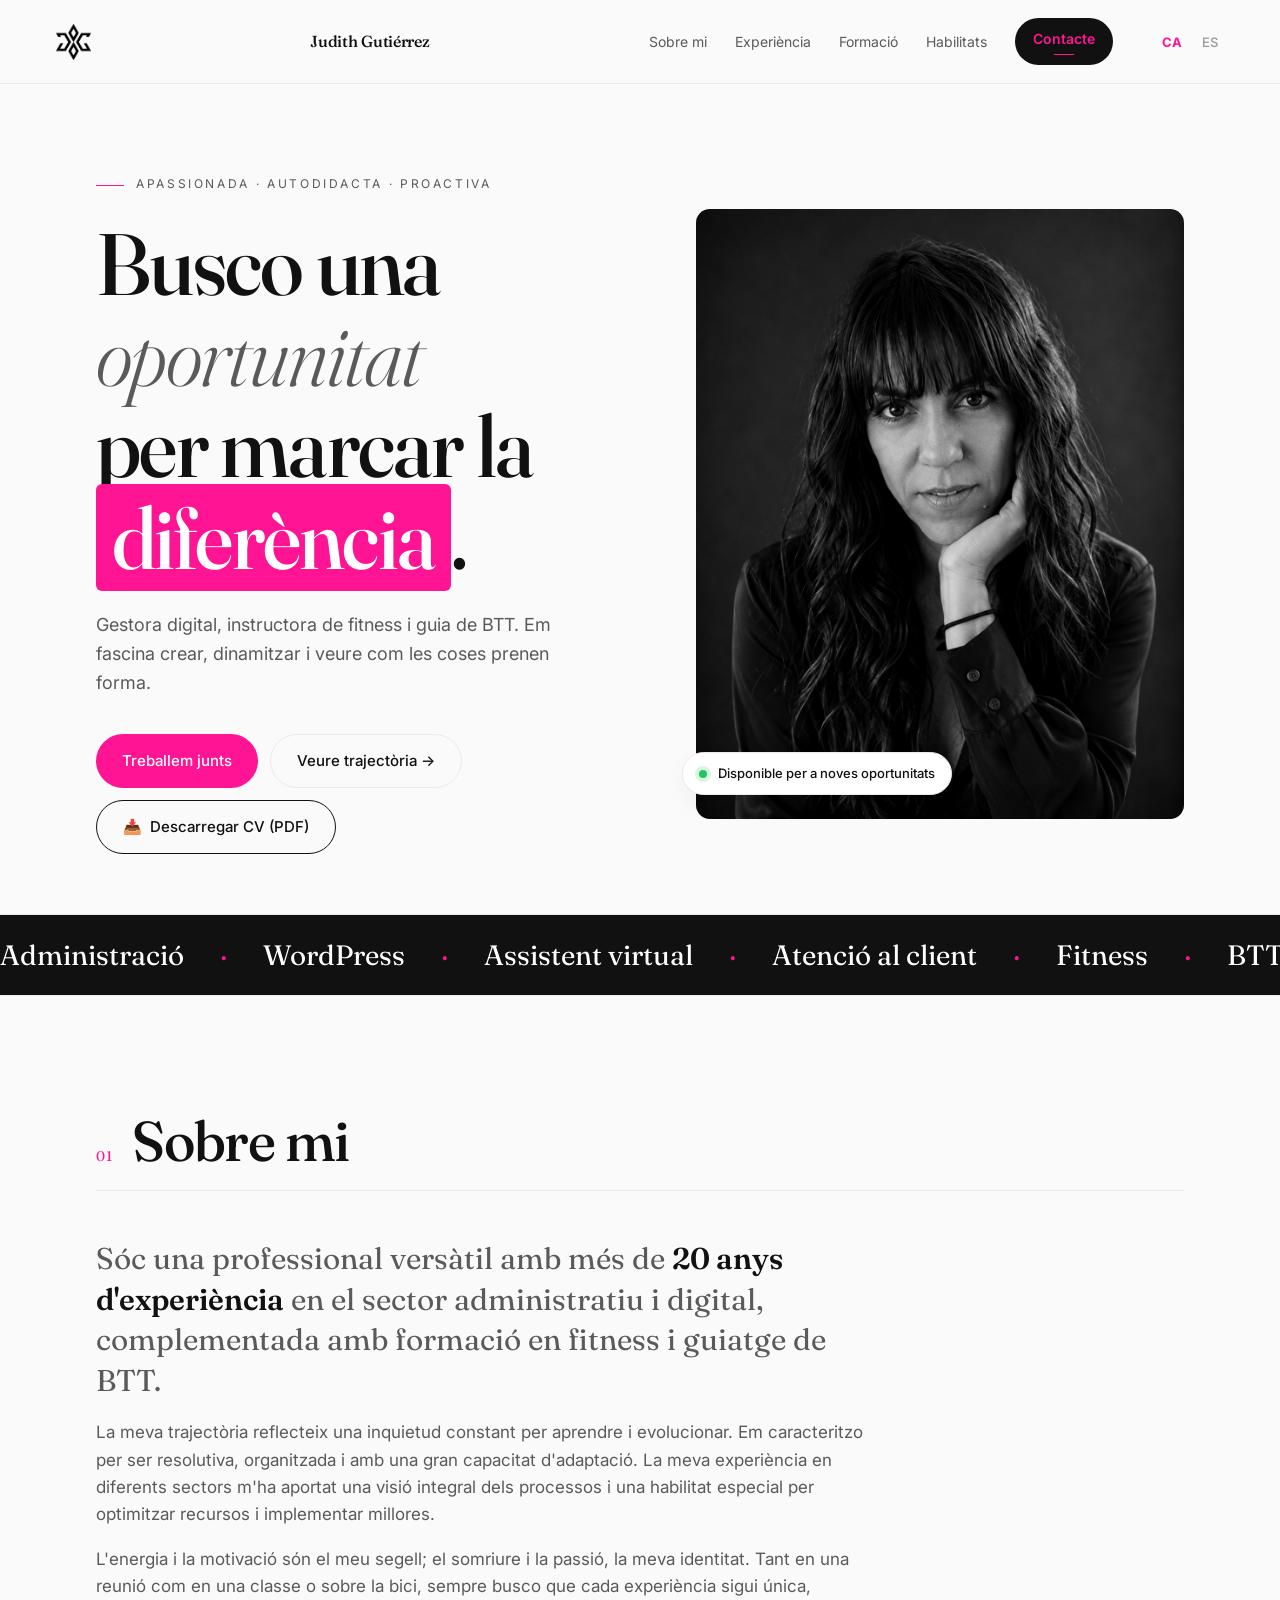
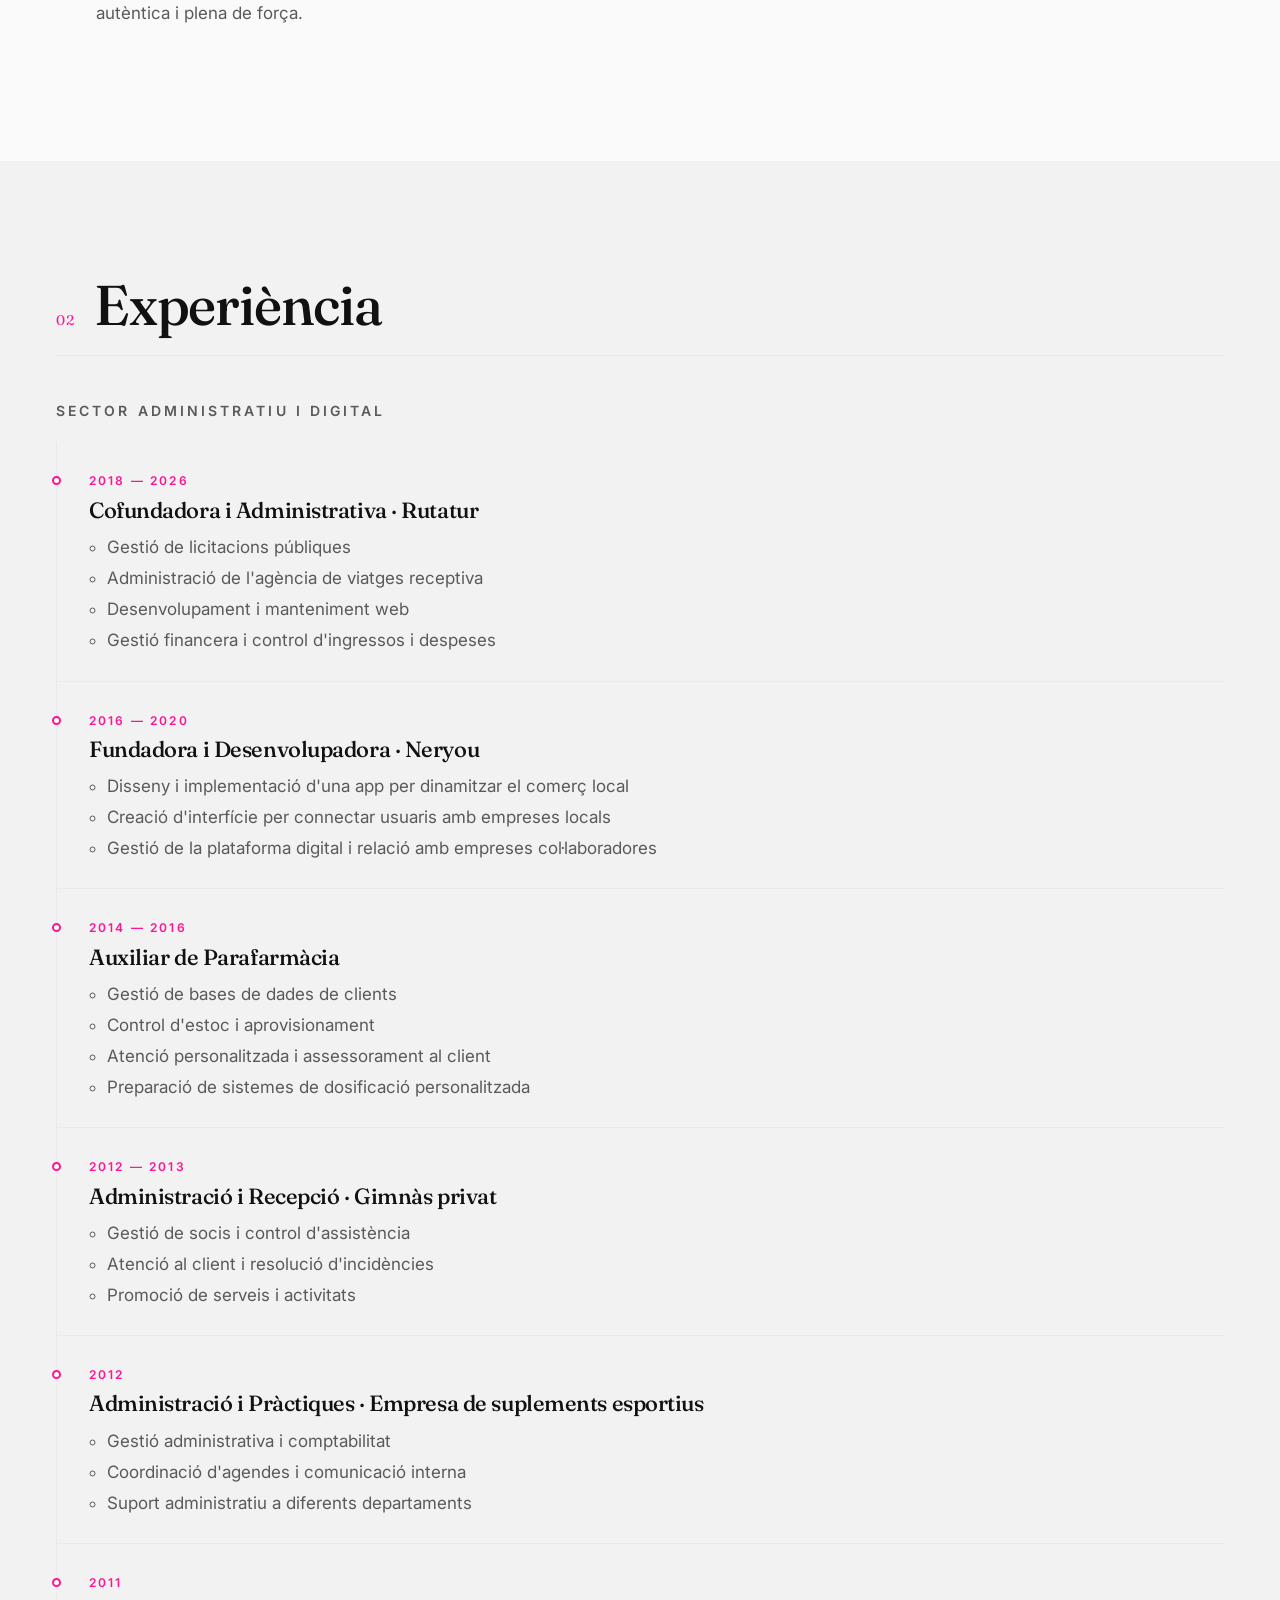
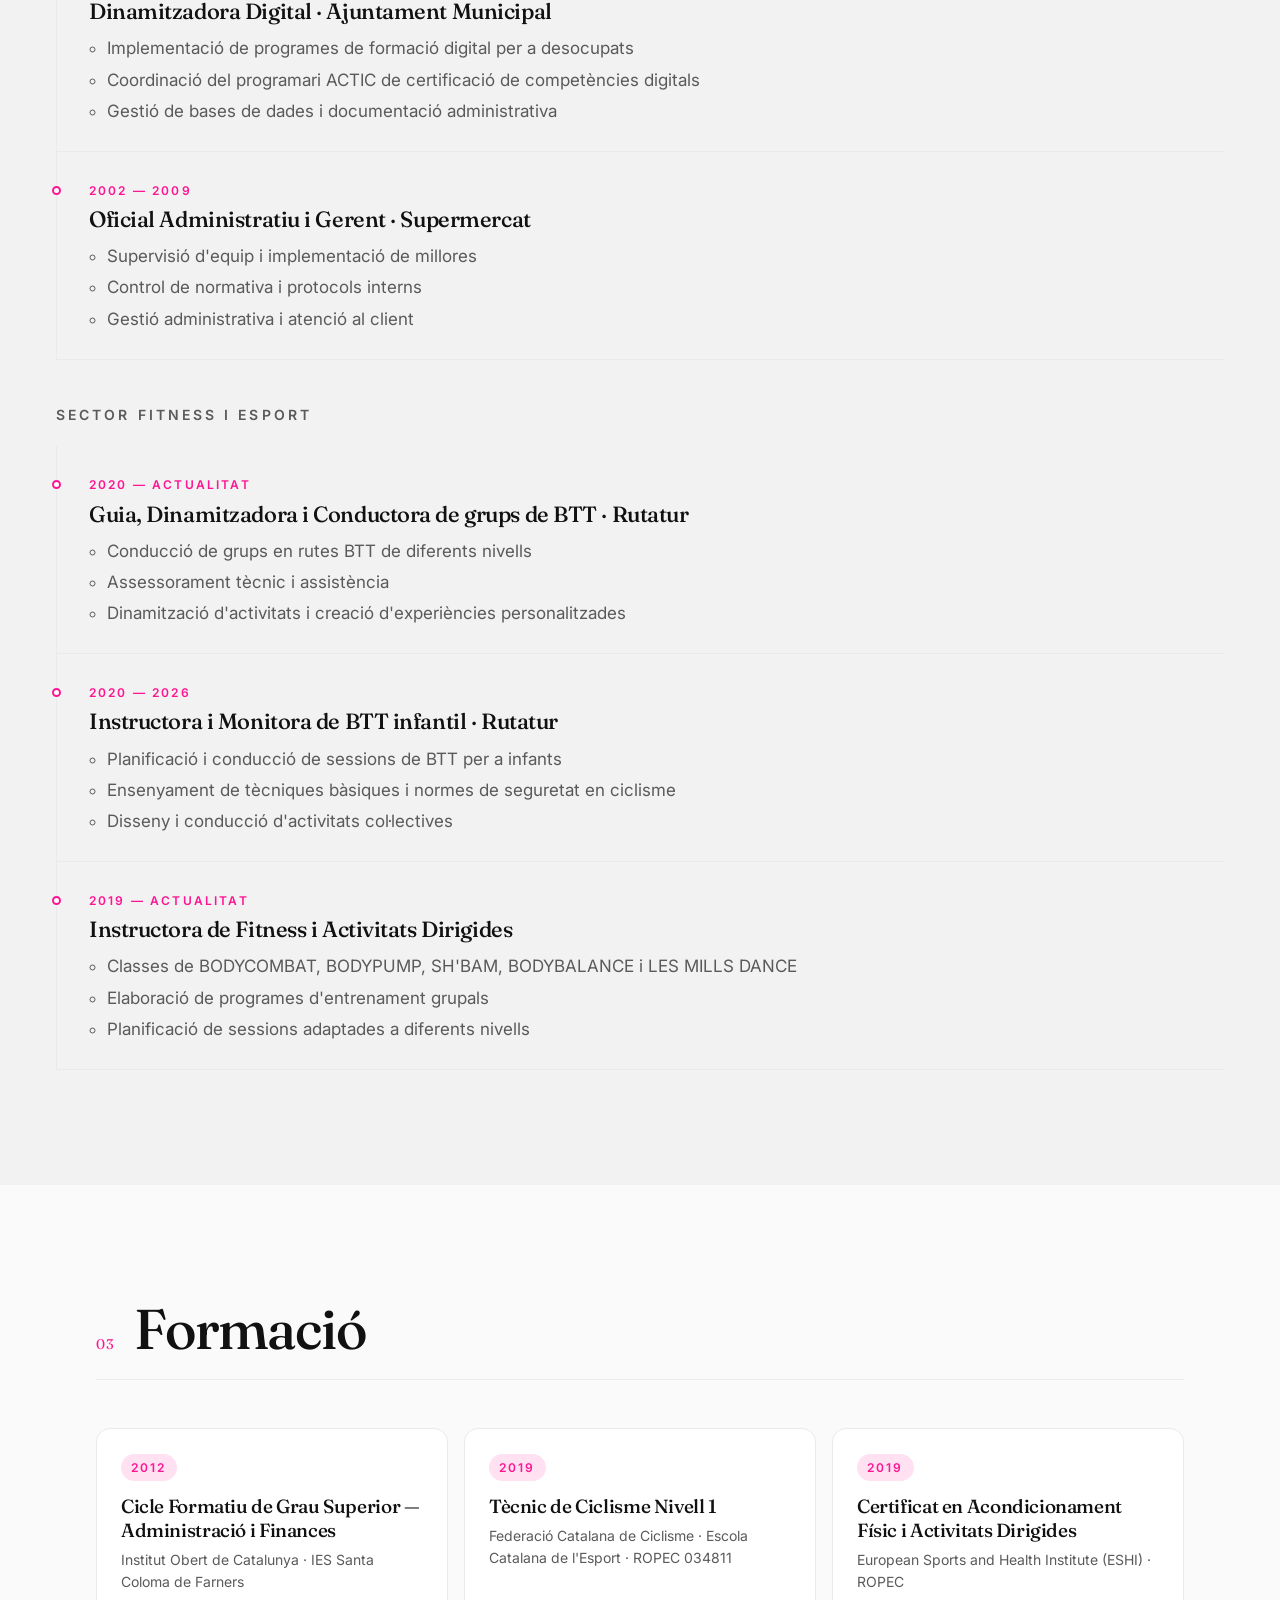
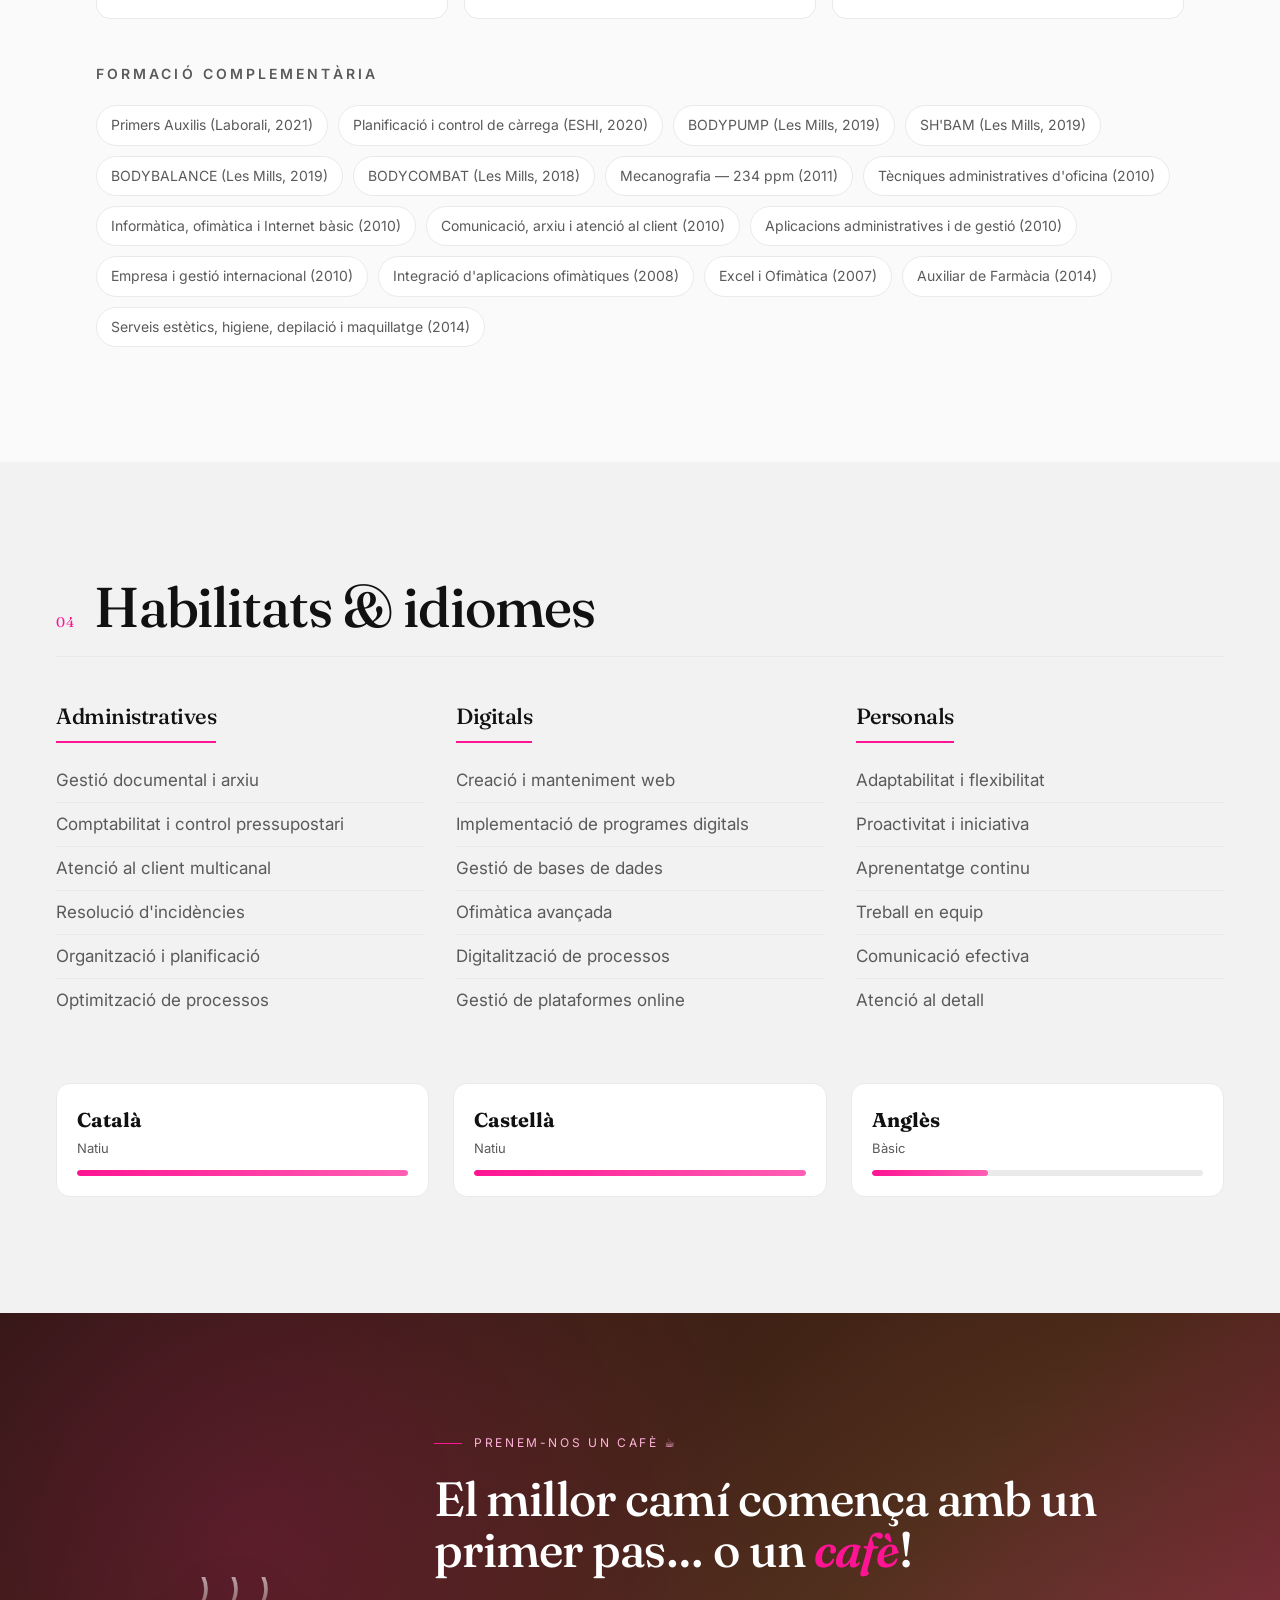
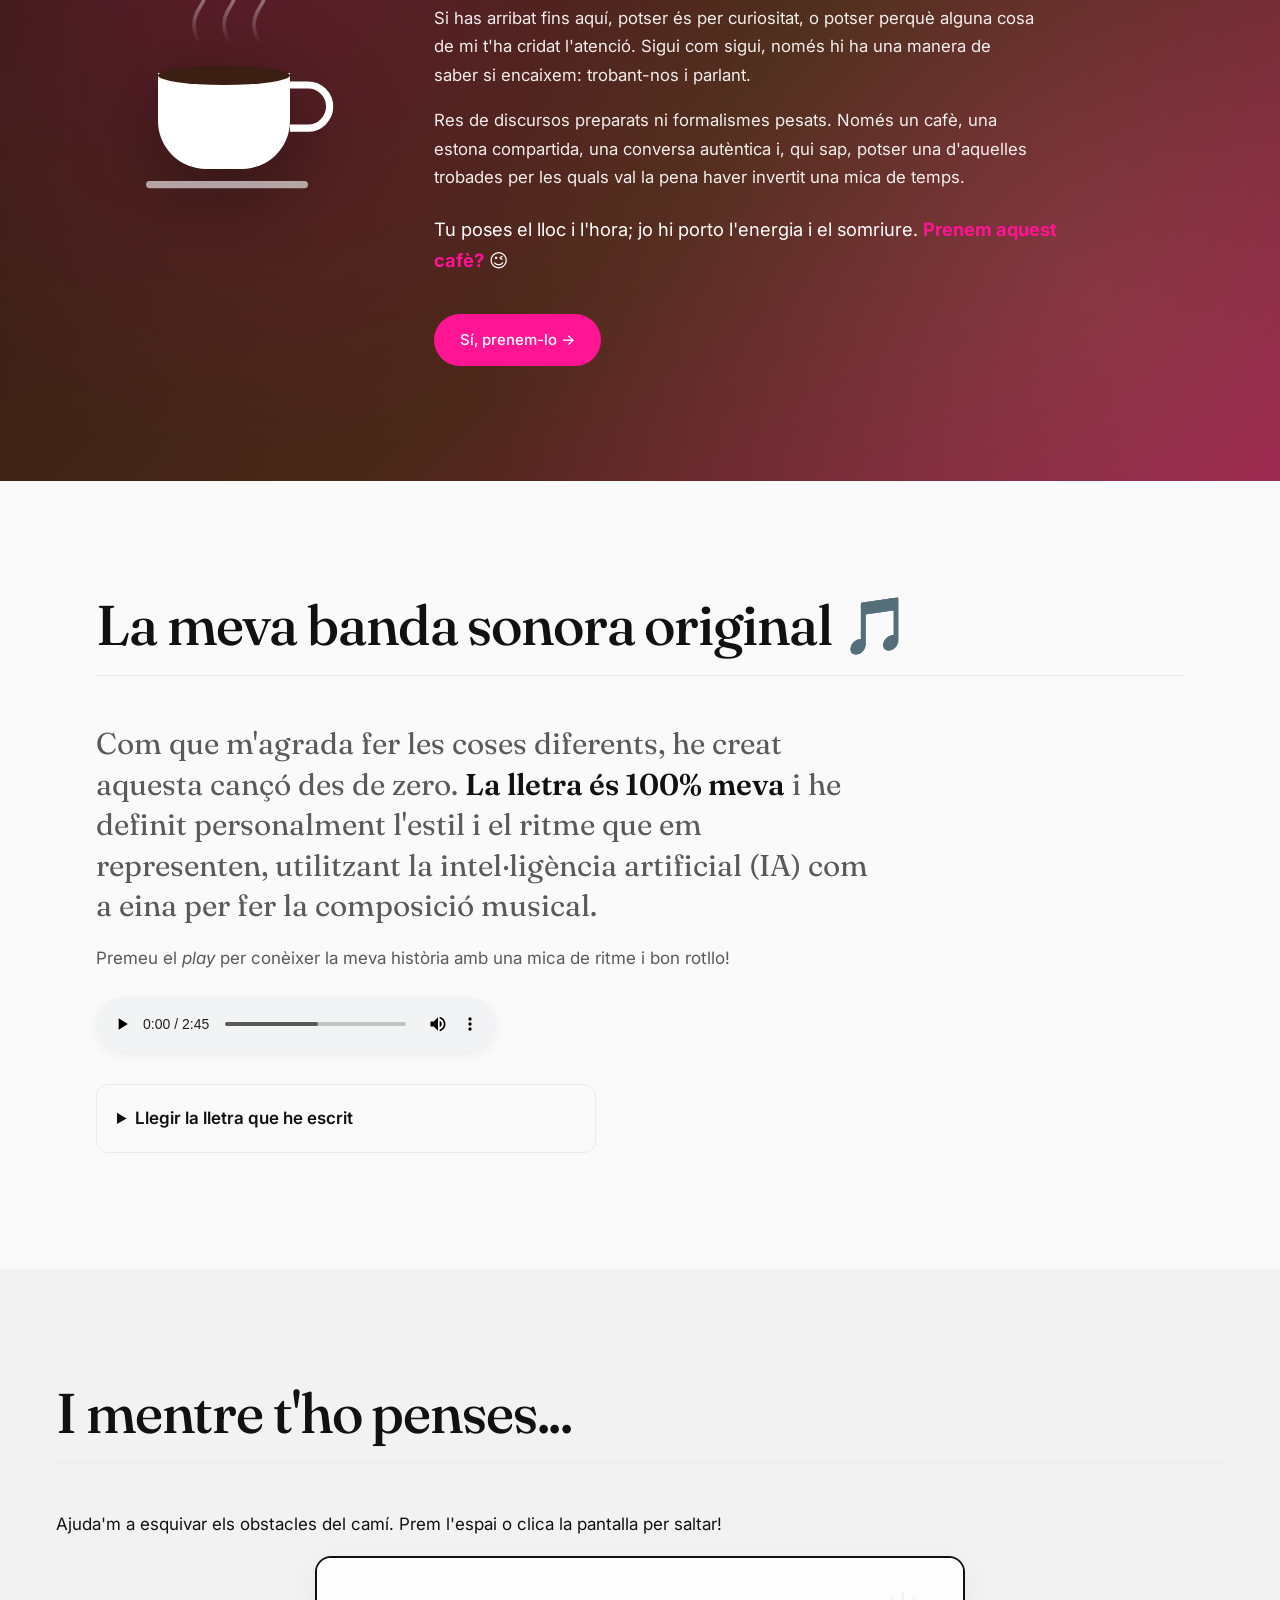
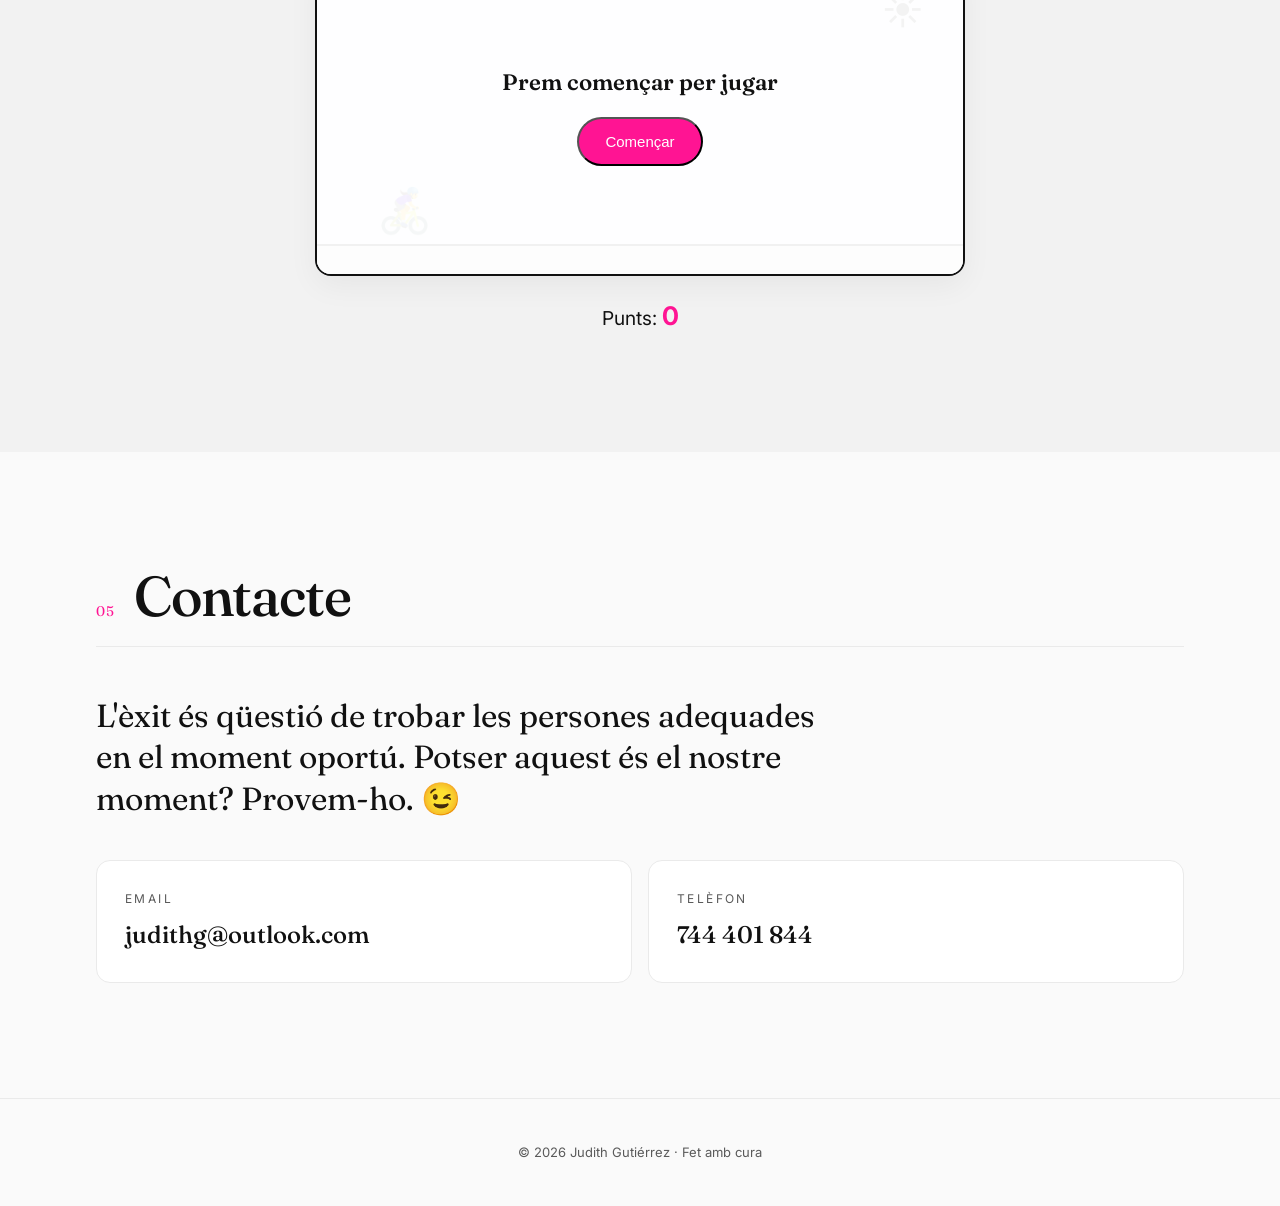
<file: index.html>
<!doctype html>
<html lang="ca">
<head>
  <!-- Google tag (gtag.js) -->
<script async src="https://www.googletagmanager.com/gtag/js?id=G-R3025RM0GW"></script>
<script>
  window.dataLayer = window.dataLayer || [];
  function gtag(){dataLayer.push(arguments);}
  gtag('js', new Date());

  gtag('config', 'G-R3025RM0GW');
</script>
  <meta charset="utf-8" />
  <meta name="viewport" content="width=device-width,initial-scale=1" />
  <title data-key="meta-title">Judith Gutiérrez — Gestió digital · Fitness · BTT</title>
  <meta name="description" content="CV de Judith Gutiérrez. Gestora digital, instructora de fitness i guia de BTT. Apassionada, autodidacta i proactiva." />
  <meta property="og:title" content="Judith Gutiérrez — CV" />
  <meta property="og:description" content="Gestora digital, instructora de fitness i guia de BTT." />
  <meta property="og:type" content="website" />
  <meta property="og:image" content="judith.jpg" />
  <link rel="icon" type="image/svg+xml" href="favicon.svg">
  <link rel="preconnect" href="https://fonts.googleapis.com" />
  <link rel="preconnect" href="https://fonts.gstatic.com" crossorigin />
  <link href="https://fonts.googleapis.com/css2?family=Fraunces:opsz,wght,SOFT@9..144,300..900,0..100&family=Inter:wght@300;400;500;600;700&display=swap" rel="stylesheet" />
  <link rel="stylesheet" href="styles.css" />
</head>
<body>

  <header class="nav">
    <a href="#top" class="nav__logo">
      <img src="logo.png" alt="Judith Gutiérrez" style="height:36px;width:auto;filter:brightness(0);" />
    </a>
    <span style="font-family:'Fraunces',serif;font-size:1rem;font-weight:500;letter-spacing:-.02em;color:#111;">Judith Gutiérrez</span>
    <nav>
      <a href="#sobre-mi" data-key="menu-sobremi">Sobre mi</a>
      <a href="#experiencia" data-key="menu-experiencia">Experiència</a>
      <a href="#formacio" data-key="menu-formacio">Formació</a>
      <a href="#habilitats" data-key="menu-habilitats">Habilitats</a>
      <a href="#contacte" class="nav__cta" data-key="menu-contacte">Contacte</a>
      
      <div class="lang-switcher">
        <button id="btn-ca" class="active">CA</button>
        <button id="btn-es">ES</button>
      </div>
    </nav>
    <button class="nav__burger" aria-label="Menú" aria-expanded="false">
      <span></span><span></span><span></span>
    </button>
  </header>

  <section id="top" class="hero">
    <div class="hero__text">
      <p class="eyebrow" data-key="hero-eyebrow">Apassionada · Autodidacta · Proactiva</p>
      <h1 data-key="hero-title">
        Busco una <em>oportunitat</em><br/>
        per marcar la <mark>diferència</mark>.
      </h1>
      <p class="lead" data-key="hero-lead">
        Gestora digital, instructora de fitness i guia de BTT.
        Em fascina crear, dinamitzar i veure com les coses prenen forma.
      </p>
      <div class="hero__actions" style="display: flex; gap: 12px; flex-wrap: wrap; margin-top: 24px;">
     <a href="#contacte" class="btn btn--primary" data-key="hero-btn-primary">Treballem junts</a>
     <a href="#experiencia" class="btn btn--ghost" data-key="hero-btn-ghost">Veure trajectòria →</a>

     <!-- Botó de descàrrega del CV (Català) -->
     <a href="cv-judith-gutierrez-ca.pdf" download id="cv-download-ca" class="btn btn--ghost" style="border: 1px solid #111; display: inline-flex; align-items: center; gap: 8px;">
       📥 <span data-key="cv-download-text">Descarregar CV (PDF)</span>
     </a>

     <!-- Botó de descàrrega del CV (Castellà) - Inicialment ocult -->
     <a href="cv-judith-gutierrez-es.pdf" download id="cv-download-es" class="btn btn--ghost" style="border: 1px solid #111; display: none; align-items: center; gap: 8px;">
       📥 <span data-key="cv-download-text">Descargar CV (PDF)</span>
     </a>
   </div>
    </div>
    <div class="hero__photo">
      <img src="judith.jpg" alt="Judith Gutiérrez" />
      <a href="https://wa.me/34744401844?text=Hola%20Judith,%20he%20vist%20el%20teu%20portafoli%20i%20m'agradaria%20parlar%20amb%20tu!" 
         target="_blank" 
         class="hero__badge-link" 
         title="Contacta amb mi per WhatsApp">
        <div class="hero__badge">
          <span class="pulse-dot"></span>
          <span data-key="hero-badge">Disponible per a noves oportunitats</span>
        </div>
      </a>
    </div>
  </section>

  <div class="marquee" aria-hidden="true">
    <div class="marquee__track">
      <span data-key="m1">Administració</span><span>·</span>
      <span data-key="m2">WordPress</span><span>·</span>
      <span data-key="m3">Assistent virtual</span><span>·</span>
      <span data-key="m4">Atenció al client</span><span>·</span>
      <span data-key="m5">Fitness</span><span>·</span>
      <span>BTT</span><span>·</span>
      <span data-key="m6">Back office</span><span>·</span>
      <span data-key="m7">Iniciatives creatives</span><span>·</span>
      <span data-key="m1">Administració</span><span>·</span>
      <span data-key="m2">WordPress</span><span>·</span>
      <span data-key="m3">Assistent virtual</span><span>·</span>
      <span data-key="m4">Atenció al client</span><span>·</span>
      <span data-key="m5">Fitness</span><span>·</span>
      <span>BTT</span><span>·</span>
      <span data-key="m6">Back office</span><span>·</span>
      <span data-key="m7">Iniciatives creatives</span><span>·</span>
    </div>
  </div>

  <section id="sobre-mi" class="section">
    <div class="section__head">
      <span class="num">01</span>
      <h2 data-key="title-sobremi">Sobre mi</h2>
    </div>
    <div class="about">
      <p class="about__big" data-key="about-p1">
        Sóc una professional versàtil amb més de <strong>20 anys d'experiència</strong>
        en el sector administratiu i digital, complementada amb formació en
        fitness i guiatge de BTT.
      </p>
      <p data-key="about-p2">
        La meva trajectòria reflecteix una constant inquietud per aprendre i
        evolucionar. Em caracteritzo per ser resolutiva, organitzada i amb una
        gran capacitat d'adaptació. La meva experiència en diferents sectors
        m'ha donat una visió integral dels processos i una habilitat especial
        per optimitzar recursos i implementar millores.
      </p>
      <p data-key="about-p3">
        L'energia i la motivació són el meu segell, i el somriure i la passió,
        la meva identitat. Tant en una reunió com en una classe o sobre la bici,
        always busco que cada experiència sigui única, autèntica i plena de força.
      </p>
    </div>
  </section>

  <section id="experiencia" class="section section--alt">
    <div class="section__head">
      <span class="num">02</span>
      <h2 data-key="title-experiencia">Experiència</h2>
    </div>

    <h3 class="cat" data-key="cat-admin">Sector administratiu i digital</h3>
    <ol class="timeline">
      <li>
        <span class="when">2018 — 2026</span>
        <h4 data-key="exp1-title">Cofundadora i Administrativa · Rutatur</h4>
        <ul>
          <li data-key="exp1-i1">Gestió de licitacions públiques</li>
          <li data-key="exp1-i2">Administració de l'agència de viatges receptiva</li>
          <li data-key="exp1-i3">Desenvolupament i manteniment web</li>
          <li data-key="exp1-i4">Gestió financera i control d'ingressos i despeses</li>
        </ul>
      </li>
      <li>
        <span class="when">2016 — 2020</span>
        <h4 data-key="exp2-title">Fundadora i Desenvolupadora · Neryou</h4>
        <ul>
          <li data-key="exp2-i1">Disseny i implementació d'una app per dinamitzar el comerç local</li>
          <li data-key="exp2-i2">Creació d'interfície per connectar usuaris amb empreses locales</li>
          <li data-key="exp2-i3">Gestió de la plataforma digital i relacions amb empreses col·laboradores</li>
        </ul>
      </li>
      <li>
        <span class="when">2014 — 2016</span>
        <h4 data-key="exp3-title">Auxiliar de Parafarmàcia</h4>
        <ul>
          <li data-key="exp3-i1">Gestió de bases de dades de clients</li>
          <li data-key="exp3-i2">Control d'estoc i aprovisionament</li>
          <li data-key="exp3-i3">Atenció personalitzada i assessorament al client</li>
          <li data-key="exp3-i4">Preparació de sistemes de dosificació personalitzada</li>
        </ul>
      </li>
      <li>
        <span class="when">2012 — 2013</span>
        <h4 data-key="exp4-title">Administració i Recepció · Gimnàs privat</h4>
        <ul>
          <li data-key="exp4-i1">Gestió de socis i control d'assistència</li>
          <li data-key="exp4-i2">Atenció al client i resolució d'incidències</li>
          <li data-key="exp4-i3">Promoció de serveis i activitats</li>
        </ul>
      </li>
      <li>
        <span class="when">2012</span>
        <h4 data-key="exp5-title">Administració i Pràctiques · Empresa de suplements esportius</h4>
        <ul>
          <li data-key="exp5-i1">Gestió administrativa i comptabilitat</li>
          <li data-key="exp5-i2">Coordinació d'agenda i comunicació interna</li>
          <li data-key="exp5-i3">Suport administratiu en diferents departaments</li>
        </ul>
      </li>
      <li>
        <span class="when">2011</span>
        <h4 data-key="exp6-title">Dinamitzadora Digital · Ajuntament Municipal</h4>
        <ul>
          <li data-key="exp6-i1">Implementació de programes de formació digital per a desocupats</li>
          <li data-key="exp6-i2">Coordinació del programa ACTIC de certificació de competències digitals</li>
          <li data-key="exp6-i3">Gestió de bases de dades i documentació administrativa</li>
        </ul>
      </li>
      <li>
        <span class="when">2002 — 2009</span>
        <h4 data-key="exp7-title">Oficial Administratiu i Gerent · Supermercat</h4>
        <ul>
          <li data-key="exp7-i1">Supervisió d'equip i implementació de millores</li>
          <li data-key="exp7-i2">Control de normativa i protocols interns</li>
          <li data-key="exp7-i3">Gestió administrativa i atenció al client</li>
        </ul>
      </li>
    </ol>

    <h3 class="cat" data-key="cat-fitness">Sector fitness i esport</h3>
    <ol class="timeline">
      <li>
        <span class="when" data-key="date-2020">2020 — Actualitat</span>
        <h4 data-key="exp8-title">Guia, Dinamitzadora i Conductora de grups de BTT · Rutatur</h4>
        <ul>
          <li data-key="exp8-i1">Conducció de grups en rutes de BTT de diferents nivells</li>
          <li data-key="exp8-i2">Assessorament tècnic i assistència</li>
          <li data-key="exp8-i3">Dinamització d'activitats i creació d'experiències personalitzades</li>
        </ul>
      </li>
      <li>
        <span class="when">2020 — 2026</span>
        <h4 data-key="exp9-title">Instructora i Monitora de BTT infantil · Rutatur</h4>
        <ul>
          <li data-key="exp9-i1">Planificació i conducció de sessions de BTT per a nens</li>
          <li data-key="exp9-i2">Ensenyament de tècniques bàsiques i seguretat en ciclisme</li>
          <li data-key="exp9-i3">Disseny i conducció de classes col·lectives</li>
        </ul>
      </li>
      <li>
        <span class="when" data-key="date-2019">2019 — Actualitat</span>
        <h4 data-key="exp10-title">Instructora de Fitness i Activitats Dirigides</h4>
        <ul>
          <li data-key="exp10-i1">Classes de BODYCOMBAT, BODYPUMP, SH'BAM, BODYBALANCE i LES MILLS DANCE</li>
          <li data-key="exp10-i2">Elaboració de programes d'entrenament grupals</li>
          <li data-key="exp10-i3">Planificació de sessions adaptades a diferents nivells</li>
        </ul>
      </li>
    </ol>
  </section>

  <section id="formacio" class="section">
    <div class="section__head">
      <span class="num">03</span>
      <h2 data-key="title-formacio">Formació</h2>
    </div>

    <div class="cards">
      <article class="card">
        <span class="card__year">2012</span>
        <h4 data-key="f1-title">Cicle Formatiu de Grau Superior — Administració i Finances</h4>
        <p data-key="f1-place">Institut Obert de Catalunya · IES Santa Coloma de Farners</p>
      </article>
      <article class="card">
        <span class="card__year">2019</span>
        <h4 data-key="f2-title">Tècnic de Ciclisme Nivell 1</h4>
        <p data-key="f2-place">Federació Catalana de Ciclisme · Escola Catalana de l'Esport · ROPEC 034811</p>
      </article>
      <article class="card">
        <span class="card__year">2019</span>
        <h4 data-key="f3-title">Certificat en Acondicionament Físic i Activitats Dirigides</h4>
        <p data-key="f3-place">European Sports and Health Institute (ESHI) · ROPEC</p>
      </article>
    </div>

    <h3 class="cat" data-key="cat-complementaria">Formació complementària</h3>
    <div class="pills">
      <span data-key="p1">Primers Auxilis (Laborali, 2021)</span>
      <span data-key="p2">Planificació i control de càrrega (ESHI, 2020)</span>
      <span>BODYPUMP (Les Mills, 2019)</span>
      <span>SH'BAM (Les Mills, 2019)</span>
      <span>BODYBALANCE (Les Mills, 2019)</span>
      <span>BODYCOMBAT (Les Mills, 2018)</span>
      <span data-key="p3">Mecanografia — 234 ppm (2011)</span>
      <span data-key="p4">Tècniques administratives d'oficina (2010)</span>
      <span data-key="p5">Informàtica, ofimàtica i Internet bàsic (2010)</span>
      <span data-key="p6">Comunicació, arxiu i atenció al client (2010)</span>
      <span data-key="p7">Aplicacions administratives i de gestió (2010)</span>
      <span data-key="p8">Empresa i gestió internacional (2010)</span>
      <span data-key="p9">Integració d'aplicacions ofimàtiques (2008)</span>
      <span data-key="p10">Excel i Ofimàtica (2007)</span>      
      <span data-key="p11">Auxiliar de Farmàcia (2014)</span>
      <span data-key="p12">Serveis estètics, higiene, depilació i maquillatge (2014)</span>
    </div>
  </section>

  <section id="habilitats" class="section section--alt">
    <div class="section__head">
      <span class="num">04</span>
      <h2 data-key="title-habilitats">Habilitats &amp; idiomes</h2>
    </div>

    <div class="skills">
      <div>
        <h4 data-key="sk-h1">Administratives</h4>
        <ul>
          <li data-key="sk-a1">Gestió documental i arxiu</li>
          <li data-key="sk-a2">Comptabilitat i control pressupostari</li>
          <li data-key="sk-a3">Atenció al client multicanal</li>
          <li data-key="sk-a4">Resolució d'incidències</li>
          <li data-key="sk-a5">Organització i planificació</li>
          <li data-key="sk-a6">Optimització de processos</li>
        </ul>
      </div>
      <div>
        <h4 data-key="sk-h2">Digitals</h4>
        <ul>
          <li data-key="sk-d1">Creació i manteniment web</li>
          <li data-key="sk-d2">Implementació de programes digitals</li>
          <li data-key="sk-d3">Gestió de bases de dades</li>
          <li data-key="sk-d4">Ofimàtica avançada</li>
          <li data-key="sk-d5">Digitalització de processos</li>
          <li data-key="sk-d6">Gestió de plataformes online</li>
        </ul>
      </div>
      <div>
        <h4 data-key="sk-h3">Personals</h4>
        <ul>
          <li data-key="sk-p1">Adaptabilitat i flexibilitat</li>
          <li data-key="sk-p2">Proactivitat i iniciativa</li>
          <li data-key="sk-p3">Aprenentatge continu</li>
          <li data-key="sk-p4">Treball en equip</li>
          <li data-key="sk-p5">Comunicació efectiva</li>
          <li data-key="sk-p6">Atenció al detall</li>
        </ul>
      </div>
    </div>

    <div class="langs">
      <div><strong data-key="lang-ca">Català</strong><span data-key="lang-nat">Natiu</span><i style="--w:100%"></i></div>
      <div><strong data-key="lang-es">Castellà</strong><span data-key="lang-nat">Natiu</span><i style="--w:100%"></i></div>
      <div><strong data-key="lang-en">Anglès</strong><span data-key="lang-bas">Bàsic</span><i style="--w:35%"></i></div>
    </div>
  </section>

  <section id="cafe" class="coffee">
    <div class="coffee__inner">
      <div class="coffee__art" aria-hidden="true">
        <svg viewBox="0 0 200 200" xmlns="http://www.w3.org/2000/svg">
          <defs>
            <linearGradient id="steam" x1="0" x2="0" y1="1" y2="0">
              <stop offset="0%" stop-color="#fff" stop-opacity="0"/>
              <stop offset="100%" stop-color="#fff" stop-opacity=".9"/>
            </linearGradient>
          </defs>
          <path class="steam s1" d="M75 55 q-10 -15 0 -30 q10 -15 0 -30" stroke="url(#steam)" stroke-width="3" fill="none" stroke-linecap="round"/>
          <path class="steam s2" d="M100 55 q-10 -15 0 -30 q10 -15 0 -30" stroke="url(#steam)" stroke-width="3" fill="none" stroke-linecap="round"/>
          <path class="steam s3" d="M125 55 q-10 -15 0 -30 q10 -15 0 -30" stroke="url(#steam)" stroke-width="3" fill="none" stroke-linecap="round"/>
          <path d="M40 80 h110 v40 a40 40 0 0 1 -40 40 h-30 a40 40 0 0 1 -40 -40 z" fill="#fff"/>
          <path d="M150 90 h15 a18 18 0 0 1 0 36 h-15" fill="none" stroke="#fff" stroke-width="6"/>
          <ellipse cx="95" cy="82" rx="55" ry="8" fill="#3a1f12"/>
          <rect x="30" y="170" width="135" height="6" rx="3" fill="#fff" opacity=".6"/>
        </svg>
      </div>
      <div class="coffee__text">
        <span class="eyebrow eyebrow--light" data-key="coffee-eyebrow">Prenem-nos un cafè ☕</span>
        <h2 data-key="coffee-title">El millor camí comença amb un primer pas… o un <em>cafè</em>!</h2>
        <p data-key="coffee-p1">
          Si has arribat fins aquí, potser és per curiositat, o potser perquè alguna cosa
          en mi t'ha cridat l'atenció. Sigui com sigui, només hi ha una manera de saber
          si encaixem: trobant-nos i parlant.
        </p>
        <p data-key="coffee-p2">
          Res de discursos preparats ni formalismes pesats. Només un cafè, una estona
          compartida, una conversa autèntica i, qui sab, potser una d'aquelles
          trobades en les què val la pena haver perdut una mica el temps.
        </p>
        <p class="coffee__closing" data-key="coffee-closing">
          Tu poses el lloc i l'hora, jo porto l'energia i el somriure.
          <strong>Prenem aquest cafè?</strong> 😉
        </p>
        <a href="#contacte" class="btn btn--primary" data-key="coffee-btn">Sí, prenem-lo →</a>
      </div>
    </div>
  </section>
  
<!-- ============ SECCIÓ DE LA CANÇÓ ============ -->
  <section id="banda-sonora" class="section">
    <div class="section__head">
      <h2 data-key="title-banda-sonora">La meva banda sonora 🎵</h2>
    </div>
    <div class="about">
      <p class="about__big" data-key="music-p1">
        Com que m'agrada fer les coses diferents, divertides i úniques, he decidit que un currículum digital es mereixia tenir la seva pròpia melodia de presentació.
      </p>
      <p data-key="music-p2">
        Premeu el <em>play</em> per conèixer-me amb una mica de ritme i bon rotllo!
      </p>
      
      <!-- Reproductor d'àudio adaptat als colors de la teva web -->
      <div style="margin: 25px 0;">
        <audio controls style="width: 100%; max-width: 400px; border-radius: 30px; background: #fafafa; box-shadow: 0 4px 12px rgba(0,0,0,0.05);">
          <source src="canco-judith.mp3" type="audio/mpeg">
          El teu navegador no suporta l'element d'àudio.
        </audio>
      </div>

      <!-- Desplegable net per a la lletra de la cançó -->
      <details style="cursor: pointer; background: #fafafa; padding: 20px; border-radius: 12px; border: 1px solid #eaeaea; max-width: 500px;">
        <summary style="font-weight: 600; color: #111; font-family: 'Inter', sans-serif;" data-key="music-lyrics-btn">Veure la lletra de la cançó</summary>
        <div style="margin-top: 20px; font-size: 0.95rem; line-height: 1.6; color: #444; font-family: 'Inter', sans-serif;" data-key="music-lyrics-content">
          
          <p style="margin-bottom: 20px;">
            <strong style="color: #111;">[Verse 1]</strong><br>
            Si has arribat fins aquí, gràcies per entrar,<br>
            ara que ja hi ets, deixa'm explicar.<br>
            No vinc amb promeses, vinc a demostrar<br>
            que, si una idea em convenç, la vull impulsar.<br>
            <br>
            M'agrada idear, construir, millorar,<br>
            aprendre cada dia i no deixar de provar.<br>
            Si no hi ha camí, el començo a traçar;<br>
            si hi ha un repte gran, m'hi trobaràs davant!
          </p>

          <p style="margin-bottom: 20px; background: #f0f0f0; padding: 12px; border-radius: 8px;">
            <strong style="color: #111;">[Chorus]</strong><br>
            Crear. Provar. Tornar a començar.<br>
            Caure, aprendre i tornar-me a aixecar.<br>
            Si alguna cosa em defineix de veritat,<br>
            és exigir-me sempre el millor resultat!
          </p>

          <p style="margin-bottom: 20px;">
            <strong style="color: #111;">[Verse 2]</strong><br>
            Cap ben despert, mirada endavant,<br>
            curiosa de mena, somriure constant.<br>
            M'agrada crear, m'agrada innovar;<br>
            si una cosa em motiva, la faig caminar!
          </p>

          <p style="margin-bottom: 20px; background: #f0f0f0; padding: 12px; border-radius: 8px;">
            <strong style="color: #111;">[Chorus]</strong><br>
            Crear. Provar. Mai deixar d'avançar.<br>
            Si alguna cosa falla, tornar-ho a intentar.<br>
            Perquè cada repte és una oportunitat<br>
            de convertir una idea... en realitat!
          </p>

          <p style="margin-bottom: 20px;">
            <strong style="color: #111;">[Outro]</strong><br>
            Aquesta cançó s'acabarà,<br>
            però al teu cap continuarà.<br>
            Si t'ha despertat curiositat,<br>
            potser és que ja hem connectat.
          </p>

          <p style="margin-bottom: 20px; background: #f0f0f0; padding: 12px; border-radius: 8px;">
            <strong style="color: #111;">[Chorus]</strong><br>
            Crear. Provar. Tornar a començar.<br>
            Caure, aprendre i tornar-me a aixecar.<br>
            Si alguna cosa em defineix de veritat,<br>
            és exigir-me sempre el millor resultat!
          </p>

          <p style="background: #f0f0f0; padding: 12px; border-radius: 8px;">
            <strong style="color: #111;">[Chorus]</strong><br>
            Crear. Provar. Mai deixar d'avançar.<br>
            Si alguna cosa falla, tornar-ho a intentar.<br>
            Perquè cada repte és una oportunitat<br>
            de convertir una idea... en realitat!
          </p>
        </div>
      </details>
    </div>
  </section>

  <!-- ============ JOC (PANTALLA GRAN I AMB NÚVOLS) ============ -->
  <section id="joc" class="section section--alt">
    <div class="container">
      <div class="section__head">        
        <h2 data-key="game-title">I mentre t'ho penses...</h2>
      </div>
      <p class="game-intro" data-key="game-intro">Ajuda'm a esquivar els obstacles del camí. Prem l'espai o clica la pantalla per saltar!</p>

      <!-- El joc contingut dins dels marges de la web -->
      <div id="gameBox" class="game-box">
        <!-- El Sol fix al fons de tot -->
        <div class="game-sun">☀️</div>

        <!-- Contenidor per als núvols flotants -->
        <div id="cloudContainer"></div>
        
        <!-- Contenidor per als arbres de fons (Nou!) -->
        <div id="treeContainer"></div>

        <!-- Personatge -->
        <div id="player" class="player">🚴‍♀️</div>
        
        <!-- Contenidor dinàmic d'obstacles (al davant) -->
        <div id="obstacleContainer"></div>
        
        <!-- Pantalla de inici/final -->
        <div id="gameOverScreen" class="game-overlay">
          <span id="gameMessage" data-key="game-start-msg">Prem "Començar" per jugar</span>
          <button id="startGameBtn" class="btn btn--primary" data-key="game-btn">Començar</button>
        </div>
      </div>
      
      <div class="game-score" style="text-align: center;">
        <span data-key="game-score-label">Punts:</span> <strong id="scoreVal">0</strong>
      </div>
    </div>
  </section>

  <section id="contacte" class="section contact">
    <div class="section__head">
      <span class="num">05</span>
      <h2 data-key="title-contacte">Contacte</h2>
    </div>
    <p class="contact__lead" data-key="contact-lead">
      L'èxit és qüestió de trobar les persones adequades en el moment oportú.
      Potser aquest és el nostre moment? Provem-ho. 😉
    </p>
    <div class="contact__grid">
      <a href="mailto:judithg@outlook.com" class="contact__card">
        <span data-key="contact-mail">Email</span>
        <strong>judithg@outlook.com</strong>
      </a>
      <a href="tel:+34744401844" class="contact__card">
        <span data-key="contact-phone">Telèfon</span>
        <strong>744 401 844</strong>
      </a>
    </div>
  </section>

  <footer class="footer">
    <p>© <span id="year"></span> <span data-key="footer-text">Judith Gutiérrez · Fet amb cura</span></p>
  </footer>

  <button id="backToTop" class="back-to-top" aria-label="Tornar a dalt">
    <svg xmlns="http://www.w3.org/2000/svg" viewBox="0 0 24 24" fill="none" stroke="currentColor" stroke-width="2.5" stroke-linecap="round" stroke-linejoin="round">
      <polyline points="18 15 12 9 6 15"></polyline>
    </svg>
  </button>

  <script src="script.js"></script>
  
  <script>
    // 1. Llista dels IDs de totes les seccions
    const seccionsIDs = [
      'top',
      'sobre-mi',
      'experiencia',
      'formacio',
      'habilitats',
      'cafe',
      'banda-sonora',
      'joc',
      'contacte'
    ];

    // 2. Sensor de moviment per mesurar el temps i les vistes de seccions
    let horesInici = {};

    const observer = new IntersectionObserver((entries) => {
      entries.forEach(entry => {
        const idSeccio = entry.target.id;

        if (entry.isIntersecting) {
          // La secció ha entrat a la pantalla
          horesInici[idSeccio] = Date.now();

          if (typeof gtag === 'function') {
            gtag('event', 'seccio_vista', {
              'nom_seccio': idSeccio
            });
          }
        } else {
          // La secció ha sortit de la pantalla: calculem la durada
          if (horesInici[idSeccio]) {
            const tempsSegons = Math.round((Date.now() - horesInici[idSeccio]) / 1000);

            if (tempsSegons >= 2 && typeof gtag === 'function') {
              gtag('event', 'temps_seccio', {
                'nom_seccio': idSeccio,
                'durada_segons': tempsSegons
              });
            }
            delete horesInici[idSeccio];
          }
        }
      });
    }, {
      threshold: 0.4
    });

    // 3. Quan la web estigui carregada, activem el sensor i els botons
    document.addEventListener("DOMContentLoaded", function() {

      // Activem el sensor per a cada secció
      seccionsIDs.forEach(id => {
        const el = document.getElementById(id);
        if (el) observer.observe(el);
      });

      // SEGUIMENT 1: Descàrrega del CV
      const btnCvCa = document.getElementById('cv-download-ca');
      const btnCvEs = document.getElementById('cv-download-es');

      if (btnCvCa) {
        btnCvCa.addEventListener('click', function() {
          if (typeof gtag === 'function') {
            gtag('event', 'descarrega_cv', { 'idioma': 'català' });
          }
        });
      }

      if (btnCvEs) {
        btnCvEs.addEventListener('click', function() {
          if (typeof gtag === 'function') {
            gtag('event', 'descarrega_cv', { 'idioma': 'castellà' });
          }
        });
      }

      // SEGUIMENT 2: Reproducció de la cançó
      const audioPlayer = document.querySelector('audio');
      if (audioPlayer) {
        audioPlayer.addEventListener('play', function() {
          if (typeof gtag === 'function') {
            gtag('event', 'reproduir_canco', { 'nom_canco': 'canco-judith' });
          }
        });
      }

      // SEGUIMENT 3: Inici del Joc BTT
      const btnJoc = document.getElementById('startGameBtn');
      if (btnJoc) {
        btnJoc.addEventListener('click', function() {
          if (typeof gtag === 'function') {
            gtag('event', 'iniciar_joc', { 'joc_nom': 'joc_btt' });
          }
        });
      }

    });
  </script>

</body>
</html>
</file>
<file: styles.css>
/* =====================================================
   Judith Gutiérrez — CV
   Paleta: clar minimalista + magenta
   Edita els tokens (variables) per canviar la marca.
   ===================================================== */

:root{
  --bg: #FAFAFA;
  --bg-alt: #F2F2F2;
  --ink: #111111;
  --ink-soft: #5a5a5a;
  --line: #EAEAEA;
  --accent: #FF1493;
  --accent-soft: #ffe1f1;
  --radius: 14px;
  --max: 1200px;
  --ease: cubic-bezier(.2,.7,.2,1);
}

*,*::before,*::after{box-sizing:border-box}
html {
  scroll-behavior: smooth;
  scroll-padding-top: 74px; /* Això deixa un espai de seguretat lliure a dalt de tot perquè el menú no tapi res */
}
body{
  margin:0;
  background:var(--bg);
  color:var(--ink);
  font-family:'Inter', system-ui, sans-serif;
  font-size:17px;
  line-height:1.6;
  -webkit-font-smoothing:antialiased;
}
img{max-width:100%;display:block}
a{color:inherit;text-decoration:none}
h1,h2,h3,h4{font-family:'Fraunces', serif; font-weight:500; letter-spacing:-.02em; line-height:1.05; margin:0}

/* ============ NAV ============ */
.nav{
  position:sticky; top:0; z-index:50;
  display:flex; align-items:center; justify-content:space-between;
  gap:24px;
  padding:18px clamp(20px,5vw,56px);
  background:rgba(250,250,250,.85);
  backdrop-filter:saturate(140%) blur(12px);
  border-bottom:1px solid var(--line);
}
.nav__logo{
  font-family:'Fraunces',serif; font-size:24px; font-weight:600;
  letter-spacing:-.04em;
}
.nav__logo span{color:var(--accent)}
.nav nav{display:flex; gap:28px; align-items:center}
.nav nav a{
  font-size:14px; color:var(--ink-soft);
  transition:color .2s var(--ease);
}
.nav nav a:hover{color:var(--ink)}
.nav__cta{
  background:var(--ink); color:#fff !important;
  padding:10px 18px; border-radius:999px;
  transition:background .2s var(--ease);
}
.nav__cta:hover{background:var(--accent)}
.nav__burger{
  display:none; background:none; border:0; cursor:pointer;
  flex-direction:column; gap:5px; padding:8px;
}
.nav__burger span{
  width:24px; height:2px; background:var(--ink); border-radius:2px;
  transition:transform .25s var(--ease), opacity .2s;
}

/* ============ HERO ============ */
.hero{
  max-width:var(--max);
  margin:0 auto;
  padding:clamp(40px,8vw,90px) clamp(20px,5vw,56px) clamp(30px,5vw,60px);
  display:grid;
  grid-template-columns:1.1fr 1fr;
  gap:clamp(30px,5vw,80px);
  align-items:center;
}
.eyebrow{
  text-transform:uppercase; font-size:12px; letter-spacing:.22em;
  color:var(--ink-soft); margin:0 0 24px;
}
.eyebrow::before{
  content:""; display:inline-block; width:28px; height:1px;
  background:var(--accent); vertical-align:middle; margin-right:12px;
}
.hero h1{
  font-size:clamp(44px, 6.8vw, 96px);
  margin-bottom:28px;
}
.hero h1 em{
  font-style:italic; font-weight:300; color:var(--ink-soft);
}
.hero h1 mark{
  background:var(--accent); color:#fff;
  padding:0 .18em; border-radius:6px;
}
.lead{
  font-size:18px; color:var(--ink-soft);
  max-width:46ch; margin:0 0 36px;
}
.hero__actions{display:flex; gap:14px; flex-wrap:wrap}
.btn{
  display:inline-flex; align-items:center; gap:8px;
  padding:14px 26px; border-radius:999px;
  font-size:15px; font-weight:500;
  transition:transform .2s var(--ease), background .2s, color .2s;
}
.btn--primary{background:var(--accent); color:#fff}
.btn--primary:hover{transform:translateY(-2px); background:var(--ink)}
.btn--ghost{border:1px solid var(--line); color:var(--ink)}
.btn--ghost:hover{border-color:var(--ink)}

.hero__photo{position:relative}
.hero__photo img{
  border-radius:var(--radius);
  filter:grayscale(100%) contrast(1.02);
  transition:filter .6s var(--ease);
  width:100%; aspect-ratio: 4/5; object-fit:cover; object-position:center top;
}
.hero__photo:hover img{filter:grayscale(0%)}
.hero__badge{
  position:absolute; left:-14px; bottom:24px;
  background:#fff; border:1px solid var(--line);
  padding:10px 16px; border-radius:999px;
  font-size:13px; font-weight:500;
  box-shadow:0 10px 30px -12px rgba(0,0,0,.18);
}
.hero__badge::before{
  content:""; display:inline-block; width:8px; height:8px;
  background:#21c55d; border-radius:50%; margin-right:8px;
  box-shadow:0 0 0 4px rgba(33,197,93,.18);
}

/* ============ MARQUEE ============ */
.marquee{
  overflow:hidden; border-block:1px solid var(--line);
  background:var(--ink); color:#fff;
  padding:18px 0;
}
.marquee__track{
  display:flex; gap:36px;
  font-family:'Fraunces',serif; font-size:28px;
  white-space:nowrap;
  width:max-content;
  animation: scroll 22s linear infinite !important;
  -webkit-animation: scroll 22s linear infinite !important;
}
.marquee__track span:nth-child(even){color:var(--accent)}
@keyframes scroll{
  from{transform:translateX(0)}
  to{transform:translateX(-50%)}
}
@-webkit-keyframes scroll{
  from{-webkit-transform:translateX(0)}
  to{-webkit-transform:translateX(-50%)}
}

/* ============ SECTION SHELL ============ */
.section{
  max-width:var(--max);
  margin:0 auto;
  padding:clamp(60px,9vw,120px) clamp(20px,5vw,56px);
}
.section--alt{
  max-width:none; background:var(--bg-alt);
}
.section--alt > *{max-width:var(--max); margin-left:auto; margin-right:auto}
.section__head{
  display:flex; align-items:baseline; gap:18px;
  margin-bottom:48px;
  padding-bottom:20px; border-bottom:1px solid var(--line);
}
.section__head .num{
  font-family:'Fraunces',serif; font-size:14px;
  color:var(--accent); letter-spacing:.1em;
}
.section__head h2{font-size:clamp(34px,4.5vw,56px)}

/* ============ ABOUT ============ */
.about{max-width:780px}
.about__big{
  font-family:'Fraunces',serif; font-size:clamp(22px,2.4vw,30px);
  line-height:1.35; margin:0 0 28px; color:var(--ink);
}
.about p{color:var(--ink-soft); margin:0 0 18px}
.about strong{color:var(--ink); font-weight:600}

/* ============ TIMELINE ============ */
.cat{
  font-size:14px; text-transform:uppercase; letter-spacing:.22em;
  font-family:'Inter',sans-serif; font-weight:600;
  color:var(--ink-soft); margin:48px 0 24px;
}
.cat:first-of-type{margin-top:0}
.timeline{list-style:none; padding:0; margin:0; border-left:1px solid var(--line)}
.timeline li{
  position:relative; padding:24px 0 24px 32px;
  border-bottom:1px solid var(--line);
  transition:background .25s var(--ease), padding .25s var(--ease);
}
.timeline li::before{
  content:""; position:absolute; left:-5px; top:34px;
  width:9px; height:9px; border-radius:50%;
  background:#fff; border:2px solid var(--accent);
  transition:transform .25s var(--ease);
}
.timeline li:hover{background:#fff; padding-left:40px}
.timeline li:hover::before{transform:scale(1.4); background:var(--accent)}
.timeline .when{
  display:inline-block; font-size:12px; letter-spacing:.18em;
  text-transform:uppercase; color:var(--accent); margin-bottom:8px;
  font-weight:600;
}
.timeline h4{font-family:'Fraunces',serif; font-size:22px; margin:0 0 10px}
.timeline ul{margin:8px 0 0; padding-left:18px; color:var(--ink-soft)}
.timeline ul li{
  padding:2px 0; border:none;
}
.timeline ul li:hover{padding-left:0; background:none}
.timeline ul li::before{display:none}

/* ============ CARDS ============ */
.cards{display:grid; grid-template-columns:repeat(auto-fit,minmax(260px,1fr)); gap:16px; margin-bottom:48px}
.card{
  background:#fff; border:1px solid var(--line);
  border-radius:var(--radius); padding:24px;
  transition:transform .25s var(--ease), border-color .25s;
}
.card:hover{transform:translateY(-4px); border-color:var(--accent)}
.card__year{
  display:inline-block; font-size:12px; letter-spacing:.18em;
  background:var(--accent-soft); color:var(--accent);
  padding:4px 10px; border-radius:999px; margin-bottom:14px; font-weight:600;
}
.card h4{font-family:'Fraunces',serif; font-size:19px; margin:0 0 6px; line-height:1.25}
.card p{margin:0; color:var(--ink-soft); font-size:14px}

/* ============ PILLS ============ */
.pills{display:flex; flex-wrap:wrap; gap:10px}
.pills span{
  font-size:14px; padding:8px 14px; border-radius:999px;
  background:#fff; border:1px solid var(--line); color:var(--ink-soft);
  transition:all .2s var(--ease);
}
.pills span:hover{background:var(--ink); color:#fff; border-color:var(--ink)}

/* ============ SKILLS ============ */
.skills{display:grid; grid-template-columns:repeat(auto-fit,minmax(220px,1fr)); gap:32px; margin-bottom:60px}
.skills h4{
  font-family:'Fraunces',serif; font-size:22px; margin:0 0 16px;
  padding-bottom:12px; border-bottom:2px solid var(--accent); display:inline-block;
}
.skills ul{list-style:none; padding:0; margin:0}
.skills li{padding:8px 0; color:var(--ink-soft); border-bottom:1px solid var(--line)}
.skills li:last-child{border:none}

/* ============ LANGS ============ */
.langs{display:grid; grid-template-columns:repeat(auto-fit,minmax(220px,1fr)); gap:24px}
.langs > div{
  background:#fff; padding:20px; border-radius:var(--radius);
  border:1px solid var(--line);
}
.langs strong{font-family:'Fraunces',serif; font-size:20px; display:block}
.langs span{font-size:13px; color:var(--ink-soft); display:block; margin:2px 0 12px}
.langs i{
  display:block; height:6px; background:var(--line); border-radius:99px;
  position:relative; overflow:hidden;
}
.langs i::after{
  content:""; position:absolute; inset:0;
  width:var(--w); background:linear-gradient(90deg,var(--accent),#ff5fb4);
  border-radius:99px;
  animation: fill 1.4s var(--ease) both;
}
@keyframes fill{from{width:0} to{width:var(--w)}}

/* ============ CONTACTE ============ */
.contact__lead{
  font-family:'Fraunces',serif; font-size:clamp(22px,2.6vw,32px);
  max-width:720px; margin:0 0 40px; line-height:1.3;
}
.contact__grid{display:grid; grid-template-columns:repeat(auto-fit,minmax(260px,1fr)); gap:16px}
.contact__card{
  background:#fff; border:1px solid var(--line); border-radius:var(--radius);
  padding:28px; transition:all .25s var(--ease);
}
.contact__card span{
  font-size:12px; letter-spacing:.2em; text-transform:uppercase;
  color:var(--ink-soft); display:block; margin-bottom:8px;
}
.contact__card strong{
  font-family:'Fraunces',serif; font-size:24px; font-weight:500;
}
.contact__card:hover{background:var(--ink); color:#fff; transform:translateY(-4px)}
.contact__card:hover span{color:var(--accent)}

/* ============ FOOTER ============ */
.footer{
  border-top:1px solid var(--line);
  padding:30px clamp(20px,5vw,56px);
  text-align:center; color:var(--ink-soft); font-size:13px;
}

/* ============ REVEAL ============ */
.reveal{opacity:0; transform:translateY(24px); transition:opacity .8s var(--ease), transform .8s var(--ease)}
.reveal.is-visible{opacity:1; transform:none}

/* ============ MÒBIL ============ */
@media (max-width: 860px){
  .hero{grid-template-columns:1fr; padding-top:40px}
  .hero__photo{order:-1; max-width:420px; margin:0 auto}
  /* =====================================================
     NOU DISSENY DEL MENÚ MÒBIL (CORREGIT I OPERATIU)
     ===================================================== */
  .nav nav {
    position: fixed; 
    top: 64px; left: 0; right: 0; bottom: auto;
    display: flex !important; 
    flex-direction: column; 
    gap: 20px; 
    background: rgba(250, 250, 250, 0.98); 
    backdrop-filter: blur(20px); 
    border-bottom: 1px solid var(--line);
    padding: 40px 20px; 
    text-align: center; 
    
    /* CONTROL D'OBERTURA: Amagat cap amunt per defecte */
    transform: translateY(-130%); 
    transition: transform .4s var(--ease);
    box-shadow: 0 15px 30px rgba(0,0,0,0.05);
    z-index: 45;
  }
  
  /* Quan el JavaScript s'activa al mòbil, el menú baixa */
  .nav nav.is-open {
    transform: translateY(0) !important;
  }
  
  .nav nav a {
    padding: 10px 0; 
    width: auto; 
    display: inline-block;
    font-size: 19px; 
    font-weight: 500;
    color: var(--ink); 
    letter-spacing: -0.01em;
  }
  
  /* Línia decorativa al tocar o passar el dit */
  .nav nav a:not(.nav__cta)::after {
    content: '';
    display: block;
    width: 0;
    height: 1px;
    background: var(--accent);
    margin: 4px auto 0;
    transition: width 0.3s var(--ease);
  }
  .nav nav a:not(.nav__cta):hover::after,
  .nav nav a:not(.nav__cta):active::after {
    width: 20px; 
  }

  /* El botó de Contacte (Centrat universalment pel mòbil) */
  .nav .nav__cta {
    display: inline-flex !important; 
    align-items: center;
    justify-content: center;
    margin: 15px auto 0 auto !important; 
    padding: 12px 32px !important; 
    background: var(--ink) !important;
    color: #fff !important;
    border-radius: 999px !important; 
    font-size: 16px !important;
    font-weight: 600 !important;
    width: max-content !important; 
    box-shadow: 0 8px 20px rgba(255, 20, 147, 0.15); 
    transition: background .2s var(--ease), transform .2s var(--ease) !important;
  }
  
  .nav .nav__cta:active {
    transform: scale(0.96) !important;
    background: var(--accent) !important;
  }

  /* CODI ORIGINAL DEL BOTÓ D'HAMBURGUESA (MANTINGUT PERQUÈ FUNCIONI) */
  .nav__burger{display:flex}
  .nav__burger[aria-expanded="true"] span:nth-child(1){transform:translateY(7px) rotate(45deg)}
  .nav__burger[aria-expanded="true"] span:nth-child(2){opacity:0}
  .nav__burger[aria-expanded="true"] span:nth-child(3){transform:translateY(-7px) rotate(-45deg)}
  .marquee__track{font-size:22px}
}

@media (prefers-reduced-motion: reduce){
  .reveal{opacity:1; transform:none}
}

/* ============ CAFÈ ============ */
.coffee{
  background: linear-gradient(135deg, #2a1810 0%, #4a2818 55%, #ff1493 160%);
  color: #fff;
  padding: clamp(60px, 9vw, 120px) clamp(20px, 6vw, 80px);
  position: relative;
  overflow: hidden;
}
.coffee::before{
  content:""; position:absolute; inset:0;
  background:
    radial-gradient(circle at 20% 30%, rgba(255,20,147,.18), transparent 45%),
    radial-gradient(circle at 85% 75%, rgba(255,200,150,.12), transparent 50%);
  pointer-events:none;
}
.coffee__inner{
  position:relative; max-width:1100px; margin:0 auto;
  display:grid; grid-template-columns: 280px 1fr; gap: clamp(30px, 5vw, 70px);
  align-items:center;
}
.coffee__art{ display:flex; justify-content:center; }
.coffee__art svg{ width:100%; max-width:240px; height:auto; filter: drop-shadow(0 20px 40px rgba(0,0,0,.4)); }
.coffee__art .steam{ animation: steam 3s ease-in-out infinite; transform-origin: center bottom; opacity:.7; }
.coffee__art .s2{ animation-delay:.6s }
.coffee__art .s3{ animation-delay:1.2s }
@keyframes steam{
  0%,100%{ transform: translateY(0) scaleX(1); opacity:.4 }
  50%{ transform: translateY(-6px) scaleX(1.08); opacity:.9 }
}
.coffee__text h2{
  font-family: 'Fraunces', serif;
  font-size: clamp(1.8rem, 4vw, 3rem);
  line-height:1.05; font-weight:500; margin:.4em 0 .6em;
}
.coffee__text h2 em{ color:#ff1493; font-style:italic; font-weight:600; }
.coffee__text p{ font-size: 1.05rem; line-height:1.7; opacity:.92; margin:0 0 1em; max-width:55ch; }
.coffee__closing{ font-size:1.15rem !important; opacity:1 !important; margin-top:1.2em !important; }
.coffee__closing strong{ color:#ff1493; }
.eyebrow--light{ color:#ffb3d9; }
.coffee .btn--primary{ margin-top: 1.2rem; background:#ff1493; color:#fff; }
.coffee .btn--primary:hover{ background:#fff; color:#2a1810; }

@media (max-width: 780px){
  .coffee__inner{ grid-template-columns: 1fr; text-align:center; }
  .coffee__art svg{ max-width:170px; }
  .coffee__text p{ margin-left:auto; margin-right:auto; }
}

@media (max-width: 860px){
  .marquee__track{
    animation-duration: 28s;
    animation-play-state: running !important;
  }
  .coffee__art .steam{
    animation-play-state: running !important;
  }
}

/* =====================================================
   BOTÓ TORNAR A DALT (BACK TO TOP)
   ===================================================== */
.back-to-top {
  position: fixed;
  bottom: 25px;
  right: 25px;
  width: 45px;
  height: 45px;
  background-color: var(--ink); /* El teu color fosc elegant */
  color: #ffffff;
  border: none;
  border-radius: 50%; /* Rodó perfecte */
  cursor: pointer;
  display: flex;
  align-items: center;
  justify-content: center;
  box-shadow: 0 4px 12px rgba(0, 0, 0, 0.15);
  z-index: 99; /* Per sobre de tot */
  
  /* Efecte de desaparició per defecte */
  opacity: 0;
  visibility: hidden;
  transform: translateY(15px);
  transition: opacity 0.3s var(--ease), transform 0.3s var(--ease), visibility 0.3s;
}

/* Icona de la fletxa a dins */
.back-to-top svg {
  width: 20px;
  height: 20px;
}

/* Quan estigui actiu (es mostrarà des de JavaScript) */
.back-to-top.is-visible {
  opacity: 1;
  visibility: visible;
  transform: translateY(0);
}

/* Efecte visual en PC (Hover) i Mòbil (Active) */
.back-to-top:hover {
  background-color: var(--accent); /* Es torna magenta al passar el ratolí! */
  transform: scale(1.05);
}
.back-to-top:active {
  transform: scale(0.95);
}

/* =====================================================
   ESTIL PER A LA SECCIÓ ACTIVA DEL MENÚ (PC)
   ===================================================== */
@media (min-width: 769px) {
  /* Quan la secció estigui activa, el text es torna magenta elegant */
  .nav nav a.active {
    color: var(--accent) !important;
    font-weight: 600;
  }

  /* Fem que la línia decorativa de sota es quedi completament fixada i visible */
  .nav nav a.active::after {
    content: '';
    display: block;
    width: 20px; /* La mateixa mida que tenies al hover */
    height: 1px;
    background: var(--accent);
    margin: 4px auto 0;
  }
}

/* =====================================================
   SELECTOR D'IDIOMES AUTOMÀTIC (CA / ES)
   ===================================================== */
.lang-switcher {
  display: inline-flex;
  gap: 8px;
  margin-left: 15px;
  align-items: center;
}

.lang-switcher button {
  background: none;
  border: none;
  font-family: 'Inter', sans-serif;
  font-size: 13px;
  font-weight: 500;
  color: #999; /* Gris claret per al que no està seleccionat */
  cursor: pointer;
  padding: 4px 6px;
  transition: color 0.2s ease, transform 0.2s ease;
}

.lang-switcher button:hover {
  color: #111; /* Es torna fosc en passar el ratolí */
}

/* El botó de l'idioma que està actiu agafa el teu color magenta de marca */
.lang-switcher button.active {
  color: var(--accent); 
  font-weight: 700;
}

/* Ajust exclusiu per a pantalles petites (Mòbil) */
@media (max-width: 768px) {
  .lang-switcher {
    margin: 25px auto 0 auto; /* El canvia de lloc i el centra a dins del menú mòbil */
    justify-content: center;
    width: 100%;
    border-top: 1px solid rgba(0,0,0,0.05); /* Una mini línia divisòria elegant */
    padding-top: 15px;
  }
  .lang-switcher button {
    font-size: 16px; /* Una mica més gran al mòbil perquè es pugui clicar bé amb el dit */
    padding: 8px 12px;
  }
}
/* =====================================================
   ESTILS DEL JOC MINI BTT RUNNER (ALÇADA MAXIMA I VERTICAL)
   ===================================================== */
.game-box {
  width: 100%;
  max-width: 650px; /* Aliniat i contingut dins dels marges de la web */
  height: 320px;     /* Molt més alt, dona sensació de pantalla de joc real */
  background: #eef7fc; /* Un blau cel pastel molt suau i elegant */
  border: 2px solid #111;
  margin: 0 auto 20px auto;
  border-radius: 16px;
  box-shadow: 0 10px 30px rgba(0,0,0,0.05);
  position: relative;
  overflow: hidden;
  cursor: pointer;
}

/* El terra de la pista de BTT */
.game-box::after {
  content: '';
  position: absolute;
  bottom: 0;
  left: 0;
  width: 100%;
  height: 30px; /* Un terra una mica més marcat */
  background: #e5e5e5;
  border-top: 2px solid #111;
}

.player {
  font-size: 44px; /* Mida ideal pel nou espai */
  position: absolute;
  bottom: 28px;     /* Recolzat sobre el nou terra */
  left: 60px;
  z-index: 2;
  transform: scaleX(-1); /* Segueix mirant a la dreta 👉 */
  transition: bottom 0.05s ease;
}

/* Animació de salt vertical proporcional a la nova alçada */
.player.jump {
  animation: jumpAnim 0.65s cubic-bezier(0.215, 0.610, 0.355, 1);
}

@keyframes jumpAnim {
  0% { bottom: 28px; }
  45% { bottom: 200px; } /* Salta molt més alt per salvar l'alçada de la pantalla */
  100% { bottom: 28px; }
}

/* Obstacles dinàmics */
.dynamic-obstacle {
  font-size: 30px;
  position: absolute;
  bottom: 28px;
  left: 100%;
  z-index: 2;
}

/* Núvols decoratius de fons */
.dynamic-cloud {
  font-size: 34px;
  position: absolute;
  z-index: 1; /* Per darrere de la ciclista i els obstacles */
  opacity: 0.7; /* Una mica més opacs perquè ressaltin sobre el blau cel */
  pointer-events: none; /* Que el ratolí els ignori completament */
}

/* El sol, clavat al fons del cel */
.game-sun {
  font-size: 40px;
  position: absolute;
  top: 20px;
  right: 40px;
  z-index: 0; /* El fons absolut del joc */
  opacity: 0.85;
  pointer-events: none;
}

/* Els núvols ara passen per sobre del sol, però per darrere de la ciclista */
.dynamic-cloud {
  font-size: 34px;
  position: absolute;
  z-index: 1; /* Per sobre del sol (0) i per sota de la bici (2) */
  opacity: 0.4;
  pointer-events: none;
}

/* Arbres de fons decoratius (Més grans i distants) */
.dynamic-tree {
  position: absolute;
  bottom: 26px; /* Ajustat una mica al terra */
  z-index: 1;   
  opacity: 0.25; /* Més suaus perquè s'entengui 100% que són fons i no un obstacle */
  pointer-events: none;
  line-height: 1;
}

/* Pantalla de Game Over / Inici */
.game-overlay {
  position: absolute;
  top: 0;
  left: 0;
  width: 100%;
  height: 100%;
  background: rgba(255, 255, 255, 0.94);
  display: flex;
  flex-direction: column;
  justify-content: center;
  align-items: center;
  gap: 16px;
  z-index: 10;
}

.game-overlay span {
  font-family: 'Fraunces', serif;
  font-size: 1.4rem;
  font-weight: 600;
  color: #111;
  text-align: center;
  padding: 0 20px;
}

.game-score {
  margin-top: 20px;
  font-size: 1.2rem;
}
.game-score strong {
  color: var(--accent);
  font-size: 1.6rem;
}
</file>
